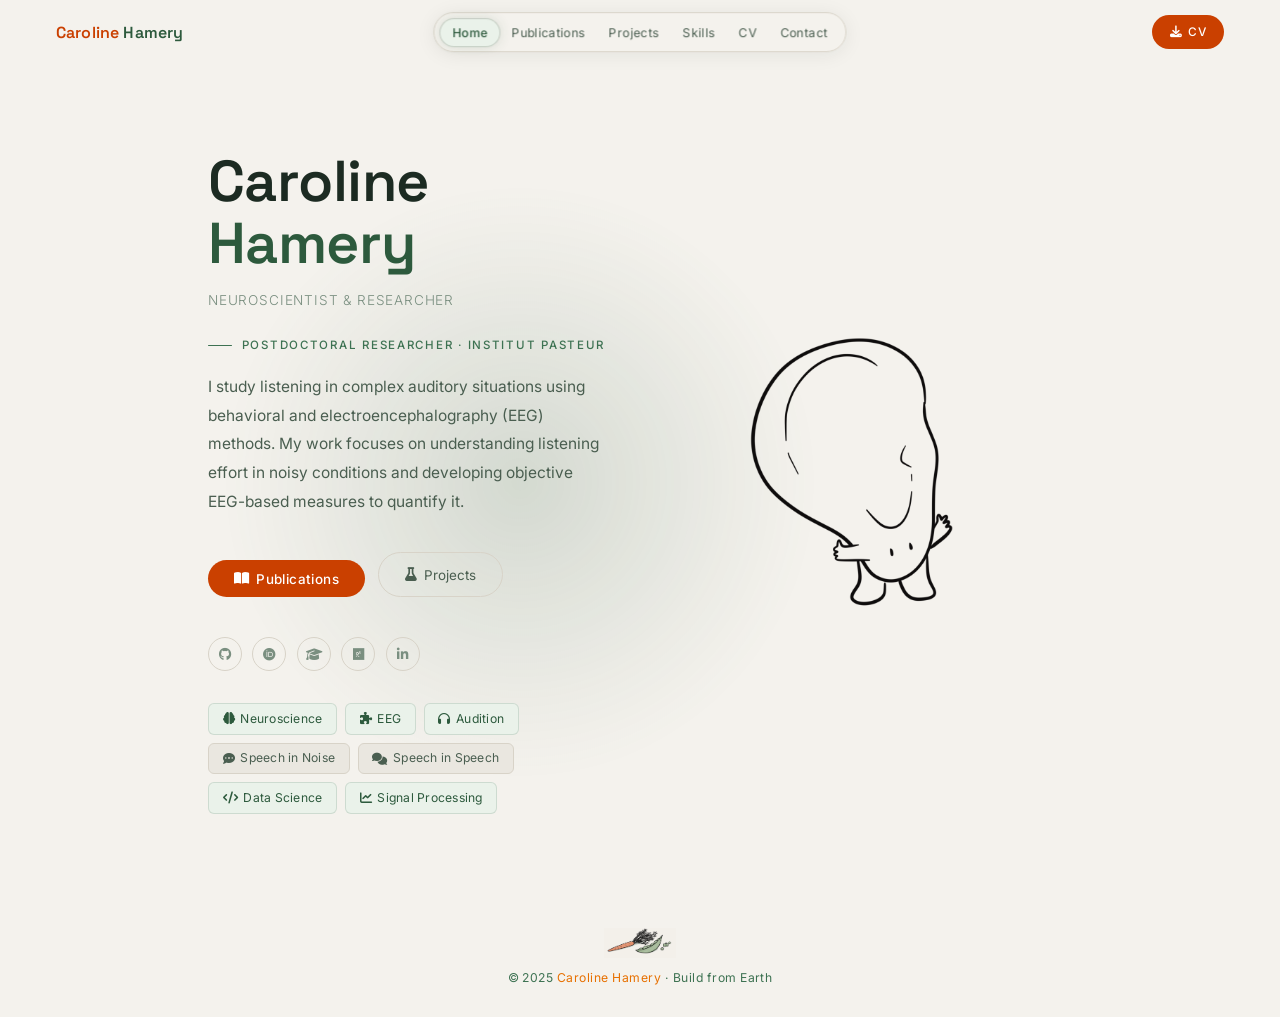
<file: index.html>
<!DOCTYPE html>
<html lang="en">
  <head>
  <meta name="description"
      content="Caroline Hamery is a neuroscientist and postdoctoral researcher at Institut Pasteur studying listening effort, speech perception in noise, auditory cognition, and EEG biomarkers." />
  <link rel="stylesheet" href="layout.css"/>
  <meta charset="UTF-8" />
  <meta name="google-site-verification" content="T0J1Az3ji4poHiWhqvAT3gBaUxoVwRP6tDFI4lPEfzI" />
  <meta name="viewport" content="width=device-width, initial-scale=1.0" />
  <title>🧠 Caroline Hamery</title>

  <link rel="preconnect" href="https://fonts.googleapis.com" />
  <link rel="preconnect" href="https://fonts.gstatic.com" crossorigin />
  <link href="https://fonts.googleapis.com/css2?family=Space+Grotesk:wght@300;400;500;600;700&family=Inter:wght@300;400;500&display=swap" rel="stylesheet" />
  <link rel="stylesheet" href="https://cdnjs.cloudflare.com/ajax/libs/font-awesome/6.5.0/css/all.min.css" />


  <script type="application/ld+json">
  {
    "@context": "https://schema.org",
    "@type": "Person",
    "name": "Caroline Hamery",
    "jobTitle": "Postdoctoral Researcher",
    "affiliation": {
      "@type": "Organization",
      "name": "Institut Pasteur"
    },
    "url": "https://ipiup.github.io/CarolineHamery/",
    "sameAs": [
      "https://orcid.org/0009-0005-6573-5862",
      "https://github.com/ipiup",
      "https://www.linkedin.com/in/caroline-hamery/",
      "https://www.researchgate.net/profile/Caroline-Hamery"
    ]
  }
  </script>
</head>
<body>
 
  <!-- ── NAV ──────────────────────────────────────── -->
  <nav>
    <button class="nav-logo" onclick="showPage('home')" data-page="home">Caroline <span>Hamery</span></button>

    <!-- Desktop floating pill -->
    <div class="nav-inner">
      <ul class="nav-links">
        <li><button onclick="showPage('home')" data-page="home" class="active">Home</button></li>
        <li><button onclick="showPage('publications')" data-page="publications">Publications</button></li>
        <li><button onclick="showPage('projects')" data-page="projects">Projects</button></li>
        <li><button onclick="showPage('skills')" data-page="skills">Skills</button></li>
        <li><button onclick="showPage('cv')" data-page="cv">CV</button></li>
        <li><button onclick="showPage('contact')" data-page="contact">Contact</button></li>
      </ul>
    </div>

    <!-- Desktop CTA -->
    <a href="CV.pdf" class="nav-cta" download><i class="fa-solid fa-download"></i> CV</a>

    <!-- Mobile burger button -->
    <button class="burger" id="burger-btn" aria-label="Toggle menu" onclick="toggleDrawer()">
      <span></span>
      <span></span>
      <span></span>
    </button>
  </nav>

  <!-- Mobile slide-down drawer -->
  <div class="mobile-drawer" id="mobile-drawer">
    <button onclick="navTo('home')" data-page="home" class="active">Home</button>
    <button onclick="navTo('publications')" data-page="publications">Publications</button>
    <button onclick="navTo('projects')" data-page="projects">Projects</button>
    <button onclick="navTo('skills')" data-page="skills">Skills</button>
    <button onclick="navTo('cv')" data-page="cv">CV</button>
    <button onclick="navTo('contact')" data-page="contact">Contact</button>
    <a href="CV.pdf" class="drawer-cta" download><i class="fa-solid fa-download"></i> Download CV</a>
  </div>


  <!-- ── HOME ─────────────────────────────────────── -->
  <div class="page active" id="page-home">
    <div class="hero-wrap">
      <section class="hero">

        <!-- LEFT: text -->
        <div class="hero-text">
          <h1 class="hero-name">Caroline<br><span>Hamery</span></h1>
          <p class="hero-role">Neuroscientist &amp; Researcher</p>

          <p class="hero-eyebrow">Postdoctoral Researcher · Institut Pasteur</p>
          <p class="hero-desc">I study listening in complex auditory situations using behavioral and electroencephalography (EEG) methods. My work focuses on understanding listening effort in noisy conditions and developing objective EEG-based measures to quantify it.</p>
          <div class="hero-actions">
            <button class="btn-primary" onclick="showPage('publications')"><i class="fa-solid fa-book-open"></i> Publications</button>
            <button class="btn-outline" onclick="showPage('projects')"><i class="fa-solid fa-flask"></i> Projects</button>
          </div>
          
          <div class="hero-social">
            <a href="https://github.com/ipiup" target="_blank" title="GitHub"><i class="fa-brands fa-github"></i></a>
            <a href="https://orcid.org/0009-0005-6573-5862" target="_blank" title="ORCID"><i class="fa-brands fa-orcid"></i></a>
            <a href="https://scholar.google.com" target="_blank" title="Google Scholar"><i class="fa-solid fa-graduation-cap"></i></a>
            <a href="https://www.researchgate.net/profile/Caroline-Hamery" target="_blank" title="ResearchGate"><i class="fa-brands fa-researchgate"></i></a>
            <a href="https://www.linkedin.com/in/caroline-hamery/?locale=en-US" target="_blank" title="LinkedIn"><i class="fa-brands fa-linkedin-in"></i></a>
          </div>
          <div class="tags">
          <span class="tag"><i class="fa-solid fa-brain"></i> Neuroscience</span>
          <span class="tag"><i class="fa-solid fa-puzzle-piece"></i> EEG</span>
          <span class="tag"><i class="fa-solid fa-headphones"></i> Audition</span>
          <span class="tag alt"><i class="fa-solid fa-commenting"></i> Speech in Noise</span>
          <span class="tag alt"><i class="fa-solid fa-comments"></i> Speech in Speech</span>
          <span class="tag"><i class="fa-solid fa-code"></i> Data Science</span>
          <span class="tag"><i class="fa-solid fa-chart-line"></i> Signal Processing</span>
        </div>
        </div>

        <!-- RIGHT: illustration -->
        <div class="hero-visual">
          <!-- Replace this div with <img src="your-illustration.png" style="width:360px;border-radius:50%;" alt="Caroline Hamery" /> -->
          <img src="img/Ear.png" style="width:360px; border-radius:50%;" alt="Caroline Hamery" />
        </div>

      </section>
    </div>
    <footer>
          <img src="img/PetitPoisCarotte.png" alt="Logo" class="footer-logo">
      <p>&copy; 2025 <span>Caroline Hamery</span> &middot; Build from Earth </p></footer>
  </div>



  <!-- ── PUBLICATIONS ───────────────────────────────── -->
  <div class="page" id="page-publications">
    <div class="page-content">
      <div class="page-header">
        <span class="page-eyebrow">Peer-reviewed work</span>
        <h2 class="page-title">Publications &amp Communications</h2>
      </div>
      <ul class="pub-list">
        <li class="pub-phd-card">
          <div>
            <p class="pub-phd-year">2025</p>
            <p class="pub-phd-icon">Phd</p>
          </div>
          <div class="pub-body">
            <p class="pub-title">Investigation and mitigation of listening effort: an electrophysiological and behavioral approach</p>
            <p class="pub-phd-authors"><strong>Caroline Hamery</strong></p>
            <div class="pub-phd-links">
              <a href="https://depozit.isae.fr/theses/2025/2025_Hamery_Caroline.pdf" class="pub-phd-link"><i class="fa-solid fa-arrow-up-right-from-square"></i> PDF</a>
              <a href="https://theses.fr/2025ESAE0059" class="pub-phd-link"><i class="fa-solid fa-arrow-up-right-from-square"></i> DOI</a>         
          </div>
          </div>
        </li>
        <!-- The SpatCRM: a spatialized speech audiometry to assess unmasking abilities-->
         <li class="pub-card">
          <div>
            <p class="pub-year">2026</p>
            <p class="pub-icon">Demo</p>
          </div>
          <div class="pub-body">
            <p class="pub-title">The SpatCRM: a spatialized speech audiometry to assess unmasking abilities</p>
            <p class="pub-authors">Vincent Isnard, <strong>Caroline Hamery</strong>, Guillaume Andéol</p>
            <p class="pub-journal">International Conference of Cognitive Aircraft Systems, Toulouse (FR)</p>
          <div class="pub-link">Best Demonstration Award</div>   
          </div>
        </li>
        <li class="pub-card">
          <div>
            <p class="pub-phd-year">2026</p>
            <p class="pub-icon">Paper</p>
          </div>          
          <div class="pub-body">
            <p class="pub-title">Comparing Speech Intelligibility and Listening Effort Between Native and Non-Native Languages: Application to French Listeners</p>
            <p class="pub-authors"><strong>Caroline Hamery</strong>, Vincent Isnard, Marylou Lemouton, Guillaume Andéol, Sébastien Scannella</p>
            <p class="pub-journal">Ear and Hearing</p>
            <div class="pub-links">
              <a href="https://www.ovid.com/jnls/ear-hearing/abstract/10.1097/aud.0000000000001738~comparing-speech-intelligibility-and-listening-effort?redirectionsource=fulltextview" class="pub-link">
                <i class="fa-solid fa-arrow-up-right-from-square"></i> DOI</a>
            </div>
          </div>
        </li>
        <li class="pub-card">
          <div>
            <p class="pub-year">2025</p>
            <p class="pub-icon">Paper</p>
          </div>
          <div class="pub-body">
            <p class="pub-title">Cognitive remediation combined with brain stimulation after acquired brain injury: A single-case experimental design with 15 individuals</p>
            <p class="pub-authors">C Lebely, E Lepron, <strong>C Hamery</strong>, E Montane, I Bigarre, A Lelièvre, M Martin, M Eymard, P Peran, C Bidou, E Catella, B Gentilhomme, R Besse-Armise, S Scannella, X De Boissezon</p>
            <p class="pub-journal">Annals of Physical and Rehabilitation Medicine</p>
            <div class="pub-links">
              <a href="https://hal.science/hal-04943727/document" class="pub-link"><i class="fa-solid fa-arrow-up-right-from-square"></i> PDF</a>
            </div>
          </div>
        </li>
        <li class="pub-card">
          <div>
            <p class="pub-year">2024</p>
            <p class="pub-icon">Paper</p>
          </div>
          <div class="pub-body">
            <p class="pub-title">EEG spectral power changes in patients with dysexecutive syndrome following cognitive intervention</p>
            <p class="pub-authors">Claire Lebely, Evelyne Lepron, Ines Bigarre, <strong>Caroline Hamery</strong>, Xavier De Boissezon, Sebastien Scannella</p>
            <p class="pub-journal">Brain and Behavior</p>
            <div class="pub-links">
              <a href="https://onlinelibrary.wiley.com/doi/full/10.1002/brb3.70148" class="pub-link"><i class="fa-solid fa-arrow-up-right-from-square"></i> DOI</a>
            </div>
          </div>
        </li>
        <li class="pub-card">
          <div>
            <p class="pub-year">2024</p>
            <p class="pub-icon">Poster</p>
          </div>
          <div class="pub-body">
            <p class="pub-title">Influence of the language proficiency on speech intelligibility and listening effort in multi-talker situations</p>
            <p class="pub-authors"><strong>Caroline Hamery</strong>, Guillaume Andéol, Sébastien Scannella, Vincent Isnard</p>
            <p class="pub-journal">Journées Perception Sonores, Paris (FR)</p>
            <div class="pub-links">
              <a href="https://www.researchgate.net/profile/Caroline-Hamery/publication/381946392_Influence_of_the_language_proficiency_on_speech_intelligibility_and_listening_effort_in_multi-talker_situations/links/66855b9f2aa57f3b82699fd2/Influence-of-the-language-proficiency-on-speech-intelligibility-and-listening-effort-in-multi-talker-situations.pdf" class="pub-link"><i class="fa-solid fa-arrow-up-right-from-square"></i> PDF</a>
            </div>
          </div>
        </li>
        <li class="pub-card">
          <div>
            <p class="pub-year">2024</p>
            <p class="pub-icon">Paper</p>
          </div>
          <div class="pub-body">
            <p class="pub-title">Investigating the relationship between resting-state EEG microstates and executive functions: A null finding</p>
            <p class="pub-authors">Quentin Chenot, <strong>Caroline Hamery</strong>, Moritz Truninger, Nicolas Langer, Sébastien Scannella</p>
            <p class="pub-journal">Cortex</p>
            <div class="pub-links">
              <a href="https://www.sciencedirect.com/science/article/pii/S0010945224001722" class="pub-link"><i class="fa-solid fa-arrow-up-right-from-square"></i> DOI</a>
            </div>
          </div>
        </li>
        <li class="pub-card">
          <div>
            <p class="pub-year">2024</p>
            <p class="pub-icon">Poster</p>
          </div>
          <div class="pub-body">
            <p class="pub-title">Multi-level microstates analysis : a Matlab tool</p>
            <p class="pub-authors"> <strong>Caroline Hamery</strong>, Ines Bigarré, Quentin Chenot, Sébastien Scannella</p>
            <p class="pub-journal">Microstates Conference, Genève (CH)</p>
            <div class="pub-links">
              <a href="https://www.researchgate.net/publication/382288737_Multi-level_microstates_analysis_a_Matlab_tool?channel=doi&linkId=66967a0b4a172d2988a5edc2&showFulltext=true" class="pub-link"><i class="fa-solid fa-arrow-up-right-from-square"></i> DOI</a>
              <!--<a href="#" class="pub-link"><i class="fa-brands fa-github"></i> Code</a> -->
            </div>
          </div>
        </li>
        <li class="pub-card">
          <div>
            <p class="pub-year">2024</p>
            <p class="pub-icon">Paper</p>
          </div>
          <div class="pub-body">
            <p class="pub-title">EEG resting-state microstates correlates of executive functions</p>
            <p class="pub-authors">Quentin Chenot, <strong>Caroline Hamery</strong>, Moritz Truninger, Xavier De Boissezon, Nicolas Langer, Sébastien Scannella</p>
            <p class="pub-journal">Open Neuro</p>
            <div class="pub-links">
              <a href="https://openneuro.org/datasets/ds005305/versions/1.0.1" class="pub-link"><i class="fa-solid fa-arrow-up-right-from-square"></i> DOI</a>
            </div>
          </div>
        </li>
        <li class="pub-card">
          <div>
            <p class="pub-year">2022</p>
            <p class="pub-icon">Poster</p>
          </div>
          <div class="pub-body">
            <p class="pub-title">Transcranial random noise stimulation enhances retention performance after training of a complex cognitive task</p>
            <p class="pub-authors"> <strong>Caroline Hamery</strong>, Quentin Chenot, Evelyne Lepron, Pierre Besson, Xavier De Boissezon, Stéphane Perrey, Sébastien Scannella</p>
            <p class="pub-journal">Neuroergonomics and NYC Neuromodulation Conferences, New York (USA)</p>
            <div class="pub-links">
              <a href="https://www.researchgate.net/publication/381948221_Transcranial_random_noise_stimulation_enhances_retention_performance_after_training_of_a_complex_cognitive_task" class="pub-link"><i class="fa-solid fa-arrow-up-right-from-square"></i> DOI</a>
              <!--<a href="#" class="pub-link"><i class="fa-brands fa-github"></i> Code</a> -->
            </div>
          </div>
        </li>        
        <li class="pub-card">
          <div>
            <p class="pub-year">2022</p>
            <p class="pub-icon">Paper</p>
          </div>
          <div class="pub-body">
            <p class="pub-title">Performance after training in a complex cognitive task is enhanced by high-definition transcranial random noise stimulation</p>
            <p class="pub-authors">Quentin Chenot, <strong>Caroline Hamery</strong>, Evelyne Lepron, Pierre Besson, Xavier De Boissezon, Stéphane Perrey, Sébastien Scannella</p>
            <p class="pub-journal">Scientific Reports</p>
            <div class="pub-links">
              <a href="https://www.nature.com/articles/s41598-022-08545-x" class="pub-link"><i class="fa-solid fa-arrow-up-right-from-square"></i> DOI</a>
              <!--<a href="#" class="pub-link"><i class="fa-brands fa-github"></i> Code</a> -->
            </div>
          </div>
        </li>
        
        
      </ul>
    </div>
    <footer><img src="img/PetitPoisCarotte.png" alt="Logo" class="footer-logo">
      <p>&copy; 2025 <span>Caroline Hamery</span></p></footer>
  </div>


  <!-- ── PROJECTS ───────────────────────────────────── -->
  <div class="page" id="page-projects">
    <div class="page-content wide">
      <div class="page-header">
        <span class="page-eyebrow">Development </span>
        <h2 class="page-title">Projects</h2>
        <p class="page-subtitle">My favorite part of research projects is implementing protocols and exploring the resulting data through analysis, visualization, and interpretation. 
          I enjoy every stage of working with data, from exploration and cleaning to statisctics and analysis, always looking for the best visualisation and representation.</p>
      </div>
      <div class="projects-grid">
<div class="project-card">
  <!-- Image ajoutée ici -->
  <img src="img/booklet3.jpeg" alt="Handmade Illustrated Booklet" class="project-card-image">

  <div class="project-title">Handmade illustrated booklet</div>
  <p class="project-desc">Handmade illustrated booklet created to accompany my PhD defense, for the non-expert audience.</p>
  <a href="booklet.html" class="btn-outline">
    <i class="fa-solid fa-book-open"></i> View Booklet
  </a>
</div>
        <div class="project-card">
          <div class="project-icon">📊</div>
          <span class="app-badge"><i class="fa-solid fa-circle"></i>Interactive</span>
          <div class="project-title">Spatialized French CRM demonstration</div>
          <p class="project-desc">This shiny live app was used for a demonstration with a spatialzed and adaptative CRM speech in speech task.</p>
          <div class="project-tech"><span class="tech-pill">R</span><span class="tech-pill">Shiny</span><span class="tech-pill">CRM</span><span class="tech-pill">Speech in Speech</span></div>
          <div class="project-footer">
            <a href="https://github.com/ipiup/SpatCRM_app"><i class="fa-brands fa-github"></i> Repository</a>
            <a href="https://ipiup.github.io/SpatCRM_app"><i class="fa-solid fa-arrow-up-right-from-square"></i> Live App</a>
          </div>
        </div>
        <div class="project-card">
          <div class="project-icon">🎧</div>
          <span class="app-badge"><i class="fa-solid fa-circle"></i>Interactive</span>
          <div class="project-title">French CRM normalization and SIN difficulties</div>
          <p class="project-desc">Interactive visualization of French Coordinate Response Measure (CRM) corpus normalized data with categorization of performance. This live shiny app was associated with the publication of a paper suggesting protocol for the reimbursment of hearing aid devices using speech in noise audiometry.</p>
          <div class="project-tech"><span class="tech-pill">R</span><span class="tech-pill">Shiny</span><span class="tech-pill">CRM</span><span class="tech-pill">Speech in Noise</span></div>
          <div class="project-footer">
            <a href="https://github.com/ipiup/CRM_normalization"><i class="fa-brands fa-github"></i> Repository</a>
            <a href="https://ipiup.github.io/CRM_normalization/"><i class="fa-solid fa-arrow-up-right-from-square"></i> Live App</a>
          </div>
        </div>
        <div class="project-card">
          <div class="project-icon">🧠</div>
          <span class="app-badge"><i class="fa-solid fa-circle"></i>Toolbox</span>
          <div class="project-title">EEG microstates Matlab toolbox</div>
          <p class="project-desc">Matlab toolbox with GUI for multi-level Microstates analysis, developed for collaborators.</p>
          <div class="project-tech"><span class="tech-pill">Matlab</span><span class="tech-pill">EEGlab</span><span class="tech-pill">Microstates</span></div>
          <div class="project-footer">
            <a href="https://github.com/neuroergoISAE/EEGMicrostates"><i class="fa-brands fa-github"></i> Repository</a>
          </div>
        </div>
      </div>
    </div>
    <footer><img src="img/PetitPoisCarotte.png" alt="Logo" class="footer-logo">
      <p>&copy; 2025 <span>Caroline Hamery</span></p></footer>
  </div>

  <!-- ── SKILLS ─────────────────────────────────────── -->

<div class="page" id="page-skills">
  <div class="page-content wide">
  <div class="page-header">
    <span class="page-eyebrow">Skills</span>
    <h2 class="page-title">Expertise & Tools</h2>
    <p class="page-subtitle">
      Research, data analysis and scientific software development for
      auditory neuroscience and EEG studies.
    </p>
  </div>

  <!-- Research expertise -->
  <section class="skills-section">
    <h3 class="section-title">Research Expertise</h3>

    <div class="expertise-grid">

      <div class="expertise-card">
        <div class="expertise-icon">🎧</div>
        <h4>Auditory Neuroscience</h4>
        <p>
          Behavioral and physiological measures, speech-in-noise, speech-in-speech, listening effort, source spatialization, cocktail party effect.
        </p>
      </div>
    
      <div class="expertise-card">
        <div class="expertise-icon">🧠</div>
        <h4>Electroencephalography</h4>
        <p>
          EEG acquisition, preprocessing, time-frequency analyses, spectral analyses, independent component analyses, speech decoding, source localization,
          microstates.
        </p>
      </div>

      <div class="expertise-card">
        <div class="expertise-icon">💻</div>
        <h4>Scientific methodology</h4>
        <p>
          Protocol implementation, experimental design, analysis pipelines, research GUI development,
          statistical modelling, reproducibility, open source.

        </p>
      </div>

      <div class="expertise-card">
        <div class="expertise-icon">📊</div>
        <h4>Statistics & Data Analysis</h4>
        <p>
          Statistical modelling, signal processing, machine learning, data analysis.
        </p>
      </div>

      <div class="expertise-card">
        <div class="expertise-icon">📻</div>
        <h4>Scientific Communication</h4>
        <p>
          Paper redaction, statistics report, scientific vulgarisation.
        </p>
      </div>

      <div class="expertise-card">
        <div class="expertise-icon">🎨</div>
        <h4>Data Visualization</h4>
        <p>
          Interactive dashboards, Shiny applications, vizualisation, scientific posters,
          publication-ready figures and reporting.
        </p>
      </div>

    </div>
  </section>

  <!-- Tools -->
  <section class="skills-section">
    <h3 class="section-title">Programming & Tools</h3>

    <div class="tools-grid">

      <div class="tool-card">
        <img src="img/R_logo.svg" alt="R">
        <span>R</span>
      </div>

      <div class="tool-card">
        <img src="img/shiny.png" alt="Shiny">
        <span>Shiny</span>
      </div>

      <div class="tool-card">
        <img src="img/python-logo-only.svg" alt="Python">
        <span>Python</span>
      </div>

      <div class="tool-card">
        <img src="img/mne.svg" alt="MNE">
        <span>MNE</span>
      </div>

      <div class="tool-card">
        <img src="img/Matlab_Logo.png" alt="Matlab">
        <span>Matlab</span>
      </div>

      <div class="tool-card">
        <span style="font-size:2rem">🧠</span>
        <span>EEGLAB</span>
      </div>

      <div class="tool-card">
        <img src="img/Git-Icon-1788C.svg" alt="Git">
        <span>Git</span>
      </div>

      <div class="tool-card">
        <img src="img/Java.svg" alt="Java">
        <span>Java</span>
      </div>

      <div class="tool-card">
        <img src="img/HTML5_logo_and_wordmark.svg.png" alt="Html">
        <span>Html, css, js</span>
      </div>
      

    </div>
  </section>

  <!-- Languages -->
  <section class="skills-section">
    <h3 class="section-title">Languages</h3>

    <div class="language-grid">

      <div class="language-card">
        <div class="language-flag">🇫🇷</div>
        <div>
          <h4>French</h4>
          <p>Native speaker</p>
        </div>
      </div>

      <div class="language-card">
        <div class="language-flag">🇬🇧</div>
        <div>
          <h4>English</h4>
          <p>Fluent</p>
        </div>
      </div>

      <div class="language-card">
        <div class="language-flag">🇩🇪</div>
        <div>
          <h4>German</h4>
          <p>Fluent</p>
        </div>
      </div>
    </div>
  </section>
  </div>
    <footer><img src="img/PetitPoisCarotte.png" alt="Logo" class="footer-logo">
      <p>&copy; 2025 <span>Caroline Hamery</span></p></footer>
  </div>


  <!-- ── CV ────────────────────────────────────────── -->
  <div class="page" id="page-cv">
    <div class="page-content">
      <div class="page-header">
        <span class="page-eyebrow">Curriculum Vitae</span>
        <h2 class="page-title">Experience &amp; Education</h2>
      </div>
      <div class="cv-split">
        
        <div>
          <p class="timeline-group-title">Experience</p>
          <ul class="timeline">
             <li class="timeline-item-now"><div class="timeline-dot-now"></div><div class="timeline-body"><p class="timeline-period">2026 – Present</p><p class="timeline-role-now">Postdoctoral Researcher</p><p class="timeline-org">Institut Pasteur, Paris, France</p><p class="timeline-desc">Behavioral, pupillometric and electroencephalographic measures of speech percpetion in complex auditory environment. 
              <br>Spatialization of sound, mild traumatic brain injury, longitudinal study </p></div></li>
            <li class="timeline-item"><div class="timeline-dot"></div><div class="timeline-body"><p class="timeline-period">2021 – 2022</p><p class="timeline-role">Research Engineer</p><p class="timeline-org">Institut Supérieur de l'Aéronautique et de l'Espace (ISAE-SUAPERO) Toulouse, France</p><p class="timeline-desc">EEG data collection, signal processing pipeline development, statistical modelling, data analysis.</p></div></li>
            <li class="timeline-item"><div class="timeline-dot"></div><div class="timeline-body"><p class="timeline-period">2021</p><p class="timeline-role">Mathematics &amp; physics teacher</p><p class="timeline-org">Cours Galilée, Toulouse, France</p><p class="timeline-desc">Tutoring for high and middle school students</p></div></li>
            <li class="timeline-item"><div class="timeline-dot"></div><div class="timeline-body"><p class="timeline-period">2019</p><p class="timeline-role">Intern</p><p class="timeline-org">Institut Supérieur de l'Aéronautique et de l'Espace (ISAE-SUAPERO) Toulouse, France</p><p class="timeline-desc">Supervised by Dr. S. Scannella</p></div></li>
            <li class="timeline-item"><div class="timeline-dot"></div><div class="timeline-body"><p class="timeline-period">2019</p><p class="timeline-role">Intern</p><p class="timeline-org">Institut des Neurosciences Cellulaires et Intégratives, Strasbourg, France</p><p class="timeline-desc">Magnetoreception effects on planarians orientation, Supervised by Dr. H. Cadiou</p></div></li>
            <li class="timeline-item"><div class="timeline-dot"></div><div class="timeline-body"><p class="timeline-period">2019</p><p class="timeline-role">Intern</p><p class="timeline-org">Grenoble Images Parole Signal Automatique INP, Image Speech automatic Signal, Grenoble, France</p>
<p class="timeline-desc">Role of temporal cues on speech perception and production, Supervised by Pr. J-L. Schwartz &amp; Dr. V. Aubanel</p></div></li>

          </ul>
        </div>
        <div>
          <p class="timeline-group-title">Education</p>
          <ul class="timeline">
            <li class="timeline-item"><div class="timeline-dot"></div><div class="timeline-body"><p class="timeline-period">2022 – 2025</p><p class="timeline-role">PhD in Neuroscience &amp; Computer Science</p><p class="timeline-org">Institut Supérieur de l'Aéronautique et de l'Espace (ISAE-SUAPERO) Toulouse, France</p><p class="timeline-desc">
              Speech-in-noise perception and listening effort in hearing loss. Supervised by Dr. Sébastien Scannella</p>
            <button class = "btn-primary" href="https://depozit.isae.fr/theses/2025/2025_Hamery_Caroline.pdf" ><i class="fa-solid fa-arrow-up-right-from-square"></i> PhD PDF</a></button>
            </div>
            </li>
            <li class="timeline-item"><div class="timeline-dot"></div><div class="timeline-body"><p class="timeline-period">2018 – 2020</p><p class="timeline-role">MSc Neuroscience</p><p class="timeline-org">Université de Strasbourg, France &amp; Albert-Ludwigs-Universität Freiburg, Germany</p><p class = "timeline-desc">Joint Master in Neuroscience</p></div></li>
            <li class="timeline-item"><div class="timeline-dot"></div><div class="timeline-body"><p class="timeline-period">2015 – 2018</p><p class="timeline-role">BSc Mathematics &amp; Computer Science for Cognitive Science</p><p class="timeline-org">Université de Lorraine, Nancy, France</p></div></li>
            <li class="timeline-item"><div class="timeline-dot"></div><div class="timeline-body"><p class="timeline-period">2008 – 2018</p><p class="timeline-role">Baccalauréat &amp; Abitur</p><p class="timeline-org">Deutsch Französisches Gymnasium, Lycée Franco-Allemand, Freiburg, Germany</p></div></li>

          </ul>
        </div>
      </div>
      <div class="cv-download">
        <a href="CV.pdf" download class="btn-primary"><i class="fa-solid fa-download"></i> Download Full CV (PDF)</a>
      </div>
    </div>
    <footer>
      <img src="img/PetitPoisCarotte.png" alt="Logo" class="footer-logo">
      <p>&copy; 2025 <span>Caroline Hamery</span> </p></footer>
  </div>


  <!-- ── CONTACT ────────────────────────────────────── -->
  <div class="page" id="page-contact">
    <div class="page-content">
      <div class="page-header">
        <span class="page-eyebrow">Get in touch</span>
        <h2 class="page-title">Contact</h2>
<div class="contact-wrap">
  <div class="contact-info">
    <p>
      Feel free to reach out for collaborations, questions about my work,
      or just to connect.
    </p>

    <div class="contact-item">
      <a href="mailto:caroline.hamery@pasteur.fr" class="contact-icon"><i class="fa-solid fa-envelope"></i></a>
      <div class="contact-text">hamery.caroline [at] gmail.fr</div>
    </div>

  <div class="contact-item">
    <a href="https://research.pasteur.fr/fr/center/center-for-research-and-innovation-in-human-audiology/" class="contact-icon"><i class="fa-solid fa-map-pin"></i></a>
    <div class="contact-text">Institut Pasteur, Centre de Recherche et d'Innovation en Audiologie Humaine (CeriaH), Paris, France</div>
  </div>
  <div class="contact-item">
    <a href="https://github.com/ipiup" target="_blank" class="contact-icon"><i class="fa-brands fa-github"></i></a><div class="contact-text">github.com/ipiup</div>
  </div>

  <div class="contact-item">
    <a href="https://www.linkedin.com/in/caroline-hamery/" target="_blank" class="contact-icon">
    <i class="fa-brands fa-linkedin-in"></i></a>
    <div class="contact-text">linkedin.com/in/caroline-hamery</div>
  </div>
  </div>
  <div class="hero-visual">
         <img src="img/talkie-walkie.png" style="width:200px; border-radius:50%;" alt="talkiewalkie" />
  </div>
</div>
  </div>

    <footer>
      <img src="img/PetitPoisCarotte.png" alt="Logo" class="footer-logo">
      <p>&copy; 2025 <span>Caroline Hamery</span> </p></footer>

<script type="text/javascript" src="script.js"></script>
</body>
</html>
</file>
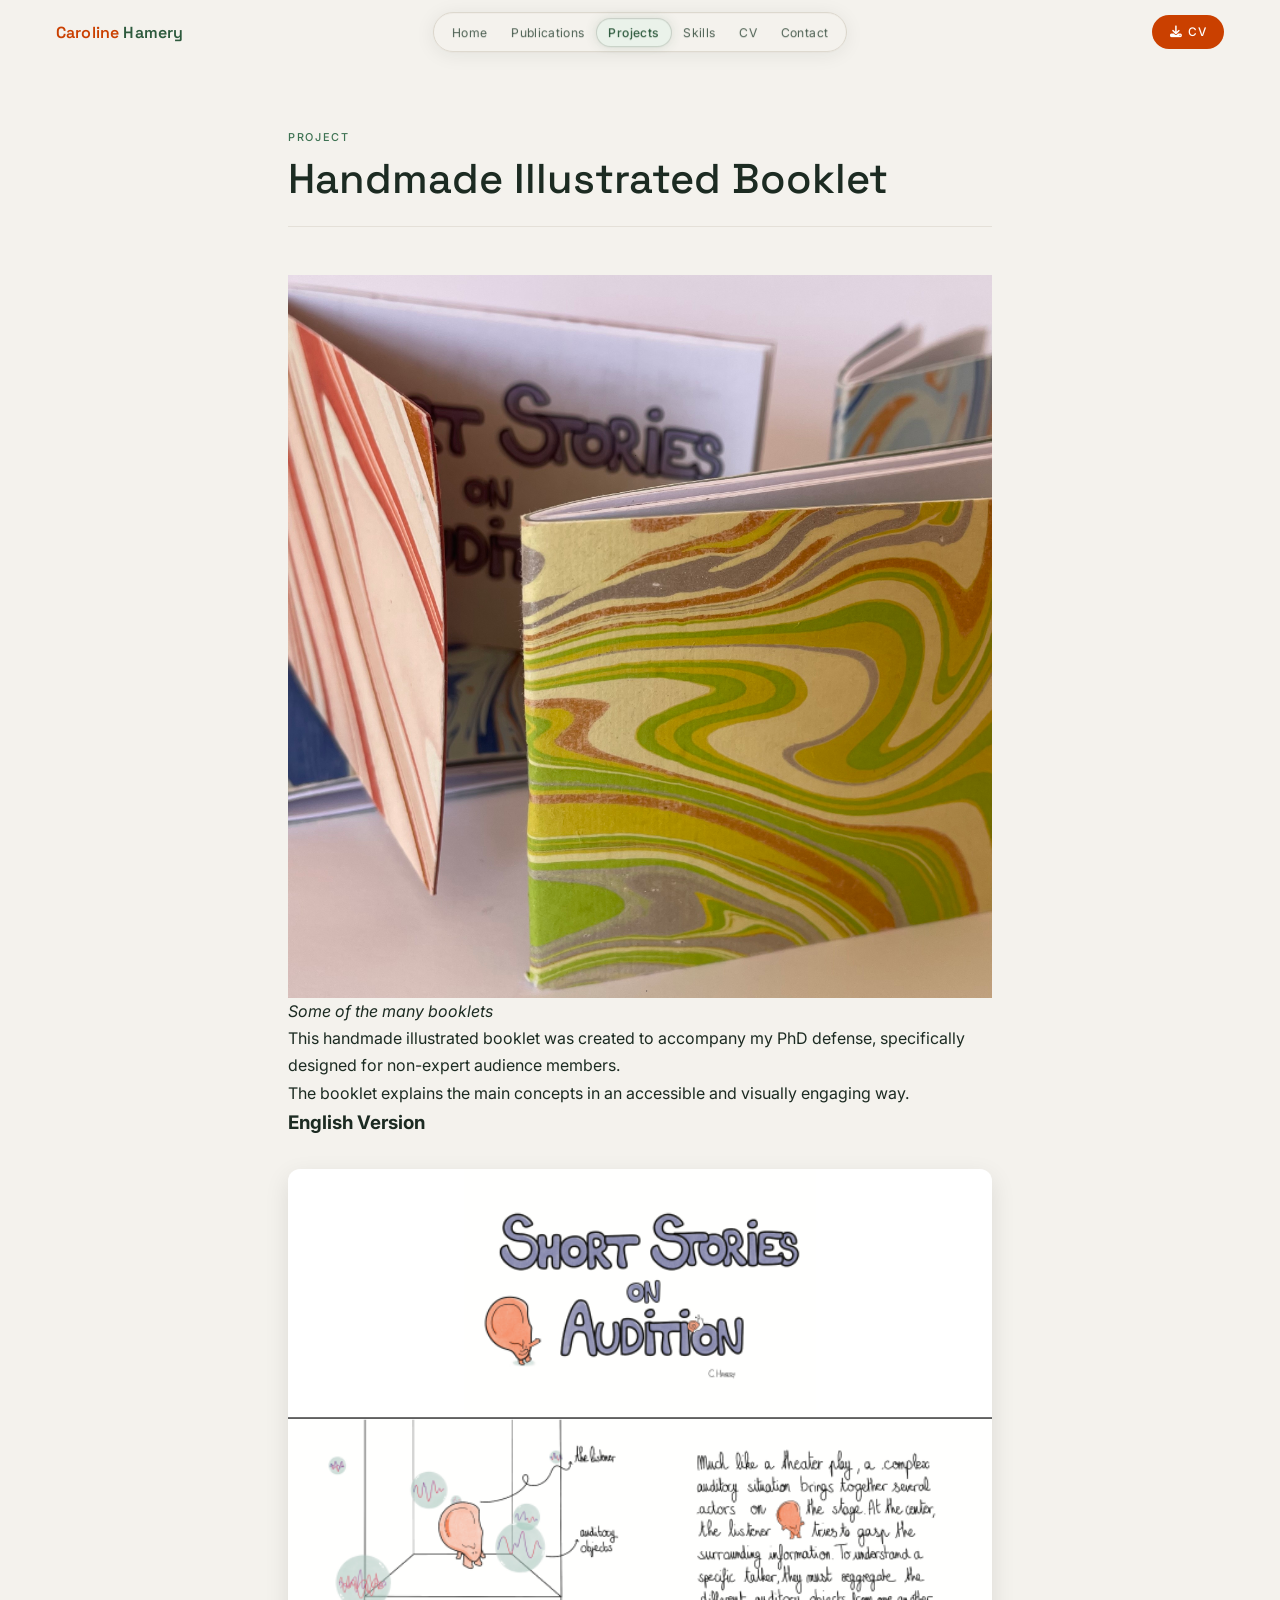
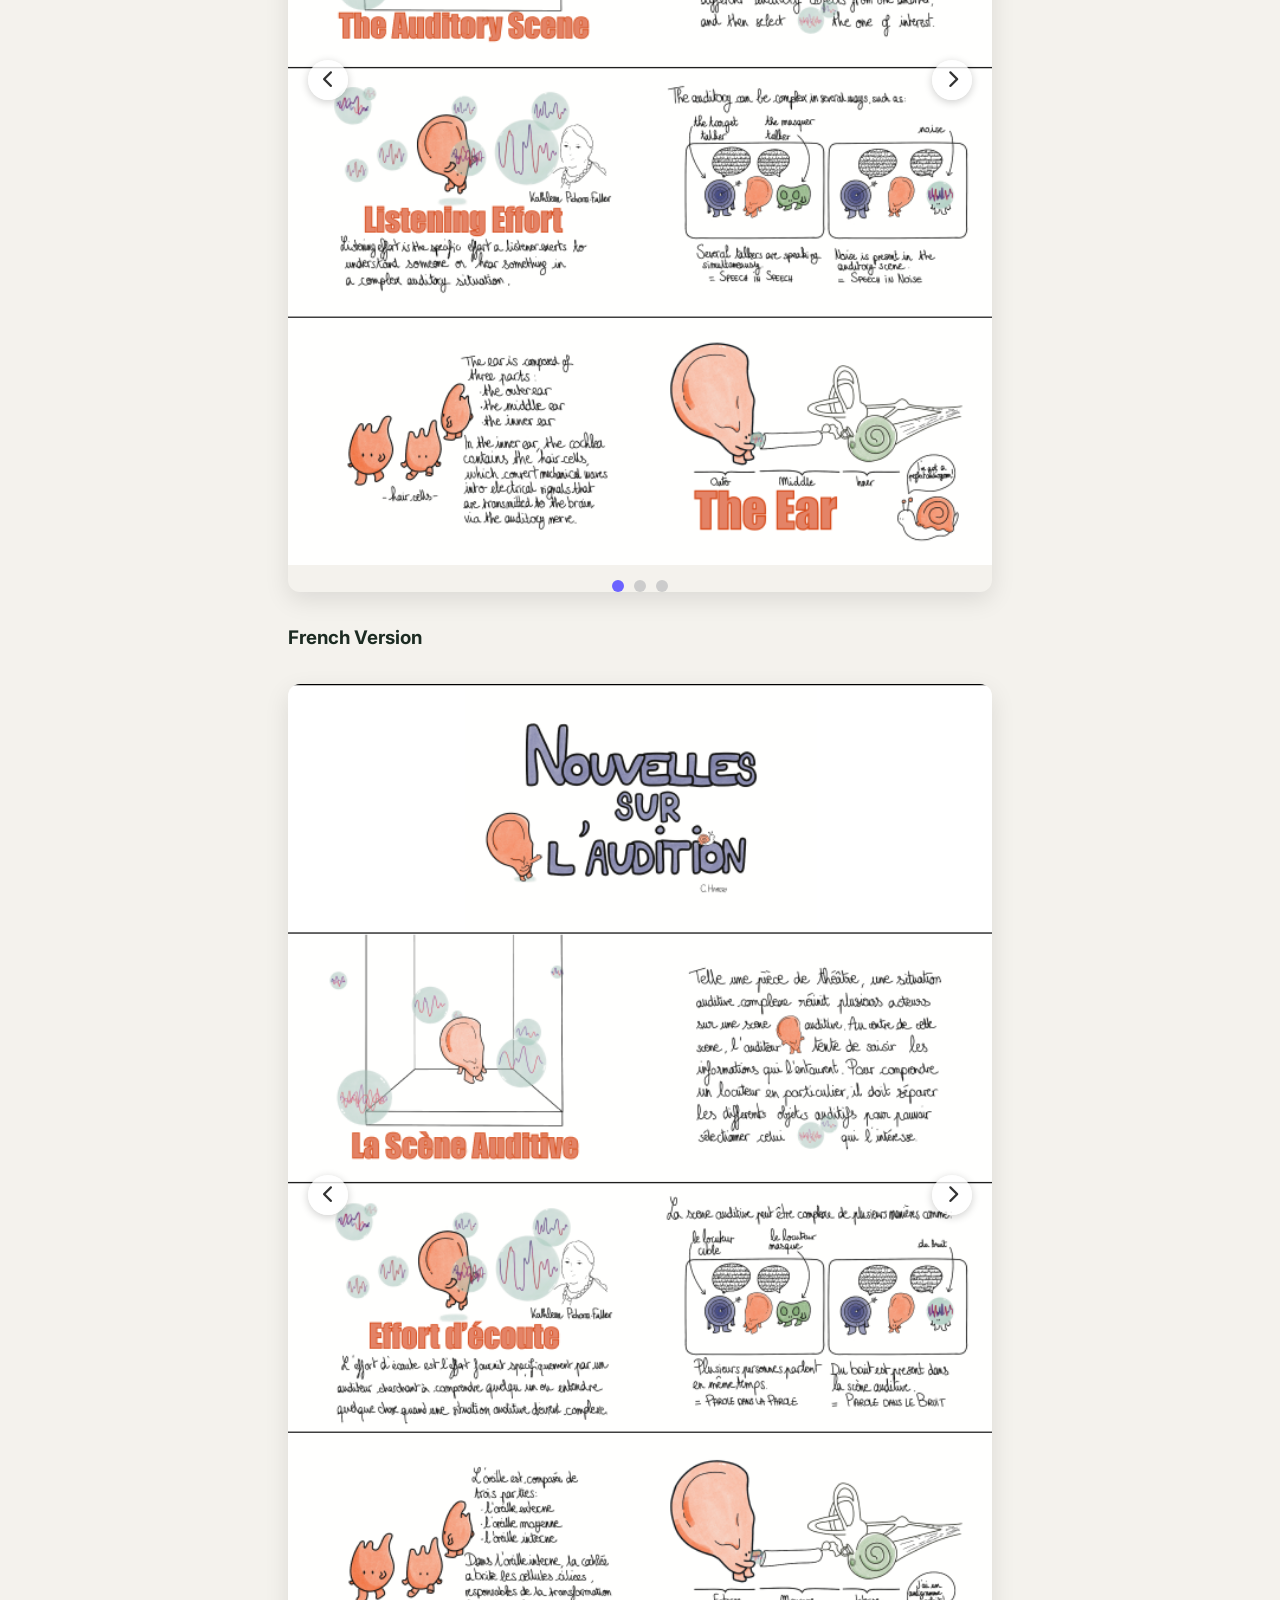
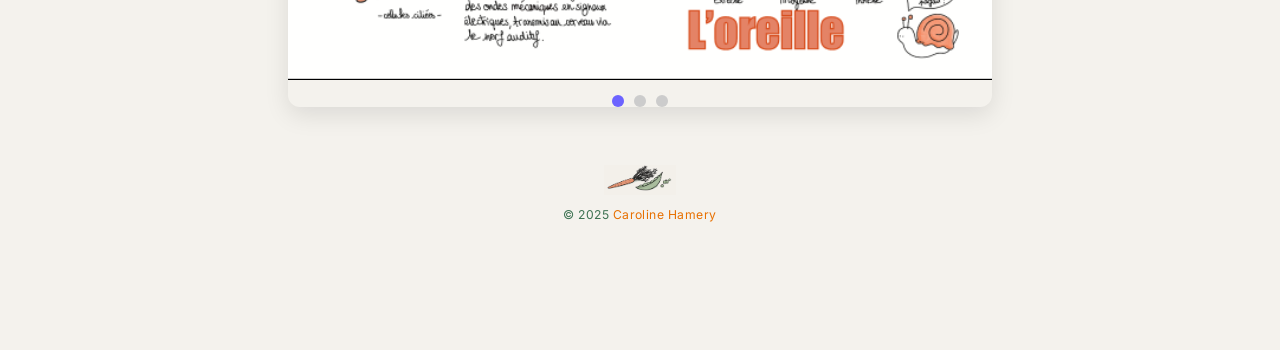
<file: booklet.html>
<!DOCTYPE html>
<html lang="en">
<head>
  <meta charset="UTF-8">
  <meta name="viewport" content="width=device-width, initial-scale=1.0">
  <title>Handmade Illustrated Booklet - Caroline Hamery</title>
  <link rel="stylesheet" href="layout.css"/>
  <link rel="preconnect" href="https://fonts.googleapis.com">
  <link rel="preconnect" href="https://fonts.gstatic.com" crossorigin>
  <link href="https://fonts.googleapis.com/css2?family=Space+Grotesk:wght@300;400;500;600;700&family=Inter:wght@300;400;500&display=swap" rel="stylesheet">
  <link rel="stylesheet" href="https://cdnjs.cloudflare.com/ajax/libs/font-awesome/6.5.0/css/all.min.css" />
  <style>
    /* CSS spécifique au carousel (peut aussi aller dans layout.css) */
    .carousel-container {
      position: relative;
      max-width: 800px;
      margin: 30px auto;
      overflow: hidden;
      border-radius: 12px;
      box-shadow: 0 8px 25px rgba(0, 0, 0, 0.1);
    }

    .carousel {
      display: flex;
      transition: transform 0.5s ease-in-out;
    }

    .carousel-slide {
      min-width: 100%;
      position: relative;
    }

    .carousel-slide img {
      width: 100%;
      height: auto;
      display: block;
    }

    .carousel-nav {
      position: absolute;
      top: 50%;
      width: 100%;
      display: flex;
      justify-content: space-between;
      transform: translateY(-50%);
      padding: 0 20px;
      box-sizing: border-box;
    }

    .carousel-btn {
      background: rgba(255, 255, 255, 0.8);
      border: none;
      border-radius: 50%;
      width: 40px;
      height: 40px;
      cursor: pointer;
      display: flex;
      align-items: center;
      justify-content: center;
      font-size: 18px;
      color: #333;
      transition: all 0.3s;
      box-shadow: 0 2px 8px rgba(0, 0, 0, 0.2);
    }

    .carousel-btn:hover {
      background: rgba(255, 255, 255, 0.95);
      transform: scale(1.1);
    }

    .carousel-dots {
      display: flex;
      justify-content: center;
      margin-top: 15px;
      gap: 10px;
    }

    .carousel-dot {
      width: 12px;
      height: 12px;
      border-radius: 50%;
      background: #ccc;
      cursor: pointer;
      transition: background 0.3s;
    }

    .carousel-dot.active {
      background: #6c63ff;
    }

    .slide-caption {
      text-align: center;
      margin-top: 15px;
      font-style: italic;
      color: #555;
    }
  </style>
</head>
<body>
  <!-- Navigation (inchangée) -->
  <nav>
    <button class="nav-logo" onclick="window.location.href='index.html'">Caroline <span>Hamery</span></button>
    <div class="nav-inner">
      <ul class="nav-links">
        <li><button onclick="window.location.href='index.html#page-home'" data-page="home">Home</button></li>
        <li><button onclick="window.location.href='index.html#page-publications'" data-page="publications">Publications</button></li>
        <li><button onclick="window.location.href='index.html#page-projects'" data-page="projects" class="active">Projects</button></li>
        <li><button onclick="window.location.href='index.html#page-skills'" data-page="skills">Skills</button></li>
        <li><button onclick="window.location.href='index.html#page-cv'" data-page="cv">CV</button></li>
        <li><button onclick="window.location.href='index.html#page-contact'" data-page="contact">Contact</button></li>
      </ul>
    </div>
    <a href="CV.pdf" class="nav-cta" download><i class="fa-solid fa-download"></i> CV</a>
    <button class="burger" id="burger-btn" aria-label="Toggle menu" onclick="toggleDrawer()">
      <span></span>
      <span></span>
      <span></span>
    </button>
  </nav>

  <!-- Mobile drawer (inchangée) -->
  <div class="mobile-drawer" id="mobile-drawer">
    <button onclick="window.location.href='index.html#page-home'" data-page="home">Home</button>
    <button onclick="window.location.href='index.html#page-publications'" data-page="publications">Publications</button>
    <button onclick="window.location.href='index.html#page-projects'" data-page="projects" class="active">Projects</button>
    <button onclick="window.location.href='index.html#page-skills'" data-page="skills">Skills</button>
    <button onclick="window.location.href='index.html#page-cv'" data-page="cv">CV</button>
    <button onclick="window.location.href='index.html#page-contact'" data-page="contact">Contact</button>
    <a href="CV.pdf" class="drawer-cta" download><i class="fa-solid fa-download"></i> Download CV</a>
  </div>

  <!-- Contenu principal -->
  <div class="page active">
    <div class="page-content">
      <div class="page-header">
        <span class="page-eyebrow">Project</span>
        <h2 class="page-title">Handmade Illustrated Booklet</h2>
      </div>

      <!-- Image d'illustration en haut -->
      <div class="project-hero">
        <img src="img/booklet2.jpeg" alt="Handmade Illustrated Booklet" class="project-hero-image">
        <div class="project-hero-caption">
          <p><em>Some of the many booklets</em></p>
        </div>
      </div>

      <!-- Description -->
      <div class="project-detail-content">
        <p>This handmade illustrated booklet was created to accompany my PhD defense, specifically designed for non-expert audience members.</p>
        <p>The booklet explains the main concepts in an accessible and visually engaging way.</p>
      <!-- Carousel 1 (English) -->
      <h3>English Version</h3>
      <div class="carousel-container" data-carousel="english">
        <div class="carousel">
          <div class="carousel-slide">
            <img src="img/Booklet1_EN.png" alt="Introduction to Listening Effort">
          </div>
          <div class="carousel-slide">
            <img src="img/Booklet2_EN.png" alt="Methodology & EEG">
          </div>
          <div class="carousel-slide">
            <img src="img/Booklet3_EN.png" alt="Key Results">
          </div>
        </div>
        <div class="carousel-nav">
          <button class="carousel-btn prev-btn"><i class="fa-solid fa-chevron-left"></i></button>
          <button class="carousel-btn next-btn"><i class="fa-solid fa-chevron-right"></i></button>
        </div>
        <div class="carousel-dots">
          <span class="carousel-dot active" data-index="0"></span>
          <span class="carousel-dot" data-index="1"></span>
          <span class="carousel-dot" data-index="2"></span>
        </div>
      </div>

      <!-- Carousel 2 (French) -->
      <h3>French Version</h3>
      <div class="carousel-container" data-carousel="french">
        <div class="carousel">
          <div class="carousel-slide">
            <img src="img/Booklet1_FR.png" alt="Introduction to Listening Effort">
          </div>
          <div class="carousel-slide">
            <img src="img/Booklet2_FR.png" alt="Methodology & EEG & Brain">
          </div>
          <div class="carousel-slide">
            <img src="img/Booklet3_FR.png" alt="Key Results">
          </div>
        </div>
        <div class="carousel-nav">
          <button class="carousel-btn prev-btn"><i class="fa-solid fa-chevron-left"></i></button>
          <button class="carousel-btn next-btn"><i class="fa-solid fa-chevron-right"></i></button>
        </div>
        <div class="carousel-dots">
          <span class="carousel-dot active" data-index="0"></span>
          <span class="carousel-dot" data-index="1"></span>
          <span class="carousel-dot" data-index="2"></span>
        </div>
      </div>
    <footer>
      <img src="img/PetitPoisCarotte.png" alt="Logo" class="footer-logo">
      <p>&copy; 2025 <span>Caroline Hamery</span></p>
    </footer>
  </div>

  <!-- JavaScript pour le carousel -->
  <script>
  document.addEventListener('DOMContentLoaded', function() {
    // Sélectionne tous les conteneurs de carousel
    const carouselContainers = document.querySelectorAll('.carousel-container');

    // Initialise chaque carousel individuellement
    carouselContainers.forEach((container) => {
      const carousel = container.querySelector('.carousel');
      const slides = container.querySelectorAll('.carousel-slide');
      const prevBtn = container.querySelector('.prev-btn');
      const nextBtn = container.querySelector('.next-btn');
      const dots = container.querySelectorAll('.carousel-dot');

      let currentIndex = 0;
      const totalSlides = slides.length;

      // Fonction pour mettre à jour le carousel
      function updateCarousel() {
        carousel.style.transform = `translateX(-${currentIndex * 100}%)`;

        // Mettre à jour les dots
        dots.forEach((dot, index) => {
          dot.classList.toggle('active', index === currentIndex);
        });
      }

      // Bouton suivant
      nextBtn.addEventListener('click', () => {
        currentIndex = (currentIndex + 1) % totalSlides;
        updateCarousel();
      });

      // Bouton précédent
      prevBtn.addEventListener('click', () => {
        currentIndex = (currentIndex - 1 + totalSlides) % totalSlides;
        updateCarousel();
      });

      // Navigation par dots
      dots.forEach(dot => {
        dot.addEventListener('click', () => {
          currentIndex = parseInt(dot.getAttribute('data-index'));
          updateCarousel();
        });
      });

      // Auto-play (optionnel)
      let interval = setInterval(() => {
        currentIndex = (currentIndex + 1) % totalSlides;
        updateCarousel();
      }, 5000); // Change toutes les 5 secondes

      // Arrêter l'auto-play au survol
      container.addEventListener('mouseenter', () => {
        clearInterval(interval);
      });

      container.addEventListener('mouseleave', () => {
        interval = setInterval(() => {
          currentIndex = (currentIndex + 1) % totalSlides;
          updateCarousel();
        }, 5000);
      });
    });
  });
</script>

  <script type="text/javascript" src="script.js"></script>
</body>
</html>
</file>
<file: layout.css>
/* ── TOKENS ───────────────────────────────────── */
:root {
  --bg:          #F4F2ED;
  --bg2:         #EAE7E0;
  --surface:     #FFFFFF;
  --border:      #D8D3C8;
  --border-lt:   #E4E0D8;

  --ink:         #1C2B22;
  --ink-mid:     #4A5E50;
  --ink-muted:   #7A8F80;

  --forest:      #2D5A3D;
  --forest-mid:  #3D7252;
  --forest-lt:   #eaf2ea;
  --forest-glow: rgba(45,90,61,.15);

  --orange-ultra-light : #ca400010;
  --orange-light : #ca400052;
  --orange-mid : #e77000;
  --orange-dark :#CA4000;

  --ff-head: 'Space Grotesk', system-ui, sans-serif;
  --ff-body: 'Inter', system-ui, sans-serif;

  --r:         10px;
  --r-sm:      6px;
  --shadow:    0 2px 16px rgba(28,43,34,.07);
  --shadow-md: 0 6px 28px rgba(28,43,34,.12);
  --t:         .22s ease;
}

/* ── RESET ────────────────────────────────────── */
*, *::before, *::after { box-sizing: border-box; margin: 0; padding: 0; }
html { font-size: 16px; }
body {
  background: var(--bg);
  color: var(--ink);
  font-family: var(--ff-body);
  font-weight: 400;
  line-height: 1.7;
  -webkit-font-smoothing: antialiased;
  min-height: 100vh;
}
a { color: inherit; text-decoration: none; }
ul { list-style: none; }
img { display: block; max-width: 100%; }

/* ── NAV ──────────────────────────────────────── */

nav {
  position: fixed;
  top: 0; left: 0; right: 0;
  z-index: 200;
  height: 64px;
  display: flex;
  align-items: center;
  justify-content: space-between;
  padding: 0 clamp(1.5rem, 5vw, 3.5rem);
  background: transparent;
  transition: transform .35s cubic-bezier(.4,0,.2,1);
}
nav.nav-hidden {
  transform: translateY(-100%);
}

/* floating pill that holds the links — desktop only */
.nav-inner {
  position: absolute;
  top: 50%;
  left: 50%;
  transform: translate(-50%, -50%);
  display: flex;
  align-items: center;
  gap: .1rem;
  background: rgba(244,242,237,.82);
  backdrop-filter: blur(18px);
  -webkit-backdrop-filter: blur(18px);
  border: 1px solid var(--border);
  border-radius: 99px;
  padding: .3rem .4rem;
  box-shadow: 0 2px 20px rgba(28,43,34,.08);
}

.nav-logo {
  font-family: var(--ff-head);
  font-size: 1rem;
  font-weight: 600;
  color: var(--orange-dark);
  letter-spacing: .01em;
  white-space: nowrap;
  background: transparent;
  border: none;
  box-shadow: none;
  padding: 0;
  margin: 0;
  cursor: pointer;
  appearance: none;
  z-index: 210;
  position: relative;
}
.nav-logo span { color: var(--forest); }

.nav-links {
  display: flex;
  align-items: center;
  gap: .05rem;
}
.nav-links button {
  background: none;
  border: none;
  cursor: pointer;
  font-family: var(--ff-body);
  font-size: .76rem;
  font-weight: 400;
  letter-spacing: .03em;
  color: var(--ink-mid);
  padding: .38rem .72rem;
  border-radius: 99px;
  transition: color var(--t), background var(--t), box-shadow var(--t);
  position: relative;
}
.nav-links button:hover {
  color: var(--forest);
  background: var(--forest-lt);
}
.nav-links button.active {
  color: var(--forest);
  background: var(--forest-lt);
  font-weight: 500;
  box-shadow: 0 0 0 1px rgba(45,90,61,.18),
              0 0 12px rgba(45,90,61,.18);
}

.nav-cta {
  display: flex;
  align-items: center;
  gap: .4rem;
  padding: .42rem 1.1rem;
  background: var(--orange-dark);
  color: #fff !important;
  border-radius: 99px;
  font-family: var(--ff-body);
  font-size: .74rem;
  font-weight: 500;
  letter-spacing: .04em;
  transition: background var(--t), box-shadow var(--t);
  white-space: nowrap;
  box-shadow: 0 0 0 0 rgba(45,90,61,0);
  z-index: 210;
  position: relative;
}
.nav-cta:hover {
  background: var(--orange-mid);
  box-shadow: 0 0 18px var(--orange-light);
}

/* ── BURGER BUTTON ──────────────────────────── */
.burger {
  display: none;
  flex-direction: column;
  justify-content: center;
  align-items: center;
  gap: 5px;
  width: 40px;
  height: 40px;
  background: rgba(244,242,237,.88);
  backdrop-filter: blur(18px);
  -webkit-backdrop-filter: blur(18px);
  border: 1px solid var(--border);
  border-radius: 99px;
  cursor: pointer;
  z-index: 210;
  position: relative;
  transition: background var(--t), box-shadow var(--t);
  flex-shrink: 0;
}
.burger:hover {
  background: var(--forest-lt);
  border-color: var(--forest-mid);
}
.burger span {
  display: block;
  width: 18px;
  height: 1.5px;
  background: var(--ink);
  border-radius: 2px;
  transition: transform .3s ease, opacity .3s ease, width .3s ease;
  transform-origin: center;
}
/* animated X state */
.burger.open span:nth-child(1) { transform: translateY(6.5px) rotate(45deg); }
.burger.open span:nth-child(2) { opacity: 0; width: 0; }
.burger.open span:nth-child(3) { transform: translateY(-6.5px) rotate(-45deg); }

/* ── MOBILE DRAWER ──────────────────────────── */
.mobile-drawer {
  display: none; /* hidden on desktop */
  position: fixed;
  top: 0; left: 0; right: 0;
  z-index: 190;
  background: rgba(244,242,237,.96);
  backdrop-filter: blur(24px);
  -webkit-backdrop-filter: blur(24px);
  border-bottom: 1px solid var(--border);
  padding: 80px 1.5rem 1.5rem;
  flex-direction: column;
  gap: .35rem;
  /* slide-in animation */
  transform: translateY(-110%);
  transition: transform .35s cubic-bezier(.4,0,.2,1);
  box-shadow: 0 8px 32px rgba(28,43,34,.10);
}
.mobile-drawer.open {
  transform: translateY(0);
}
.mobile-drawer button {
  background: none;
  border: none;
  cursor: pointer;
  font-family: var(--ff-body);
  font-size: .95rem;
  font-weight: 400;
  letter-spacing: .03em;
  color: var(--ink-mid);
  padding: .7rem 1rem;
  border-radius: var(--r-sm);
  text-align: left;
  transition: color var(--t), background var(--t);
  width: 100%;
}
.mobile-drawer button:hover,
.mobile-drawer button.active {
  color: var(--forest);
  background: var(--forest-lt);
}
.mobile-drawer button.active {
  font-weight: 500;
}
.mobile-drawer .drawer-cta {
  margin-top: .5rem;
  display: inline-flex;
  align-items: center;
  justify-content: center;
  gap: .45rem;
  padding: .7rem 1.6rem;
  background: var(--orange-dark);
  color: #fff;
  border-radius: 99px;
  font-family: var(--ff-body);
  font-size: .85rem;
  font-weight: 500;
  letter-spacing: .04em;
  width: 100%;
  border: none;
  cursor: pointer;
  transition: background var(--t);
}
.mobile-drawer .drawer-cta:hover { background: var(--orange-mid); }

/* ── MOBILE BREAKPOINT ──────────────────────── */
@media (max-width: 768px) {
  .nav-inner { display: none; }   /* hide desktop pill */
  .nav-cta   { display: none; }   /* hide desktop CTA  */
  .burger    { display: flex; }   /* show burger       */
  .mobile-drawer { display: flex; } /* drawer ready     */
}

/* ── PAGE SYSTEM ──────────────────────────────── */
.page { display: none; padding-top: 64px; min-height: 100vh; }
.page.active { display: block; }

/* ── HERO ─────────────────────────────────────── */
.hero-wrap {
  display: flex;
  justify-content: center;
  align-items: center;
  min-height: calc(100vh - 64px);
  position: relative;
}

/* glow lives on the wrapper so overflow:hidden on hero doesn't clip it */
.hero-wrap::before {
  content: '';
  position: absolute;
  top: 50%;
  left: 50%;
  transform: translate(-70%, -50%);
  width: 600px;
  height: 600px;
  border-radius: 50%;
  background: radial-gradient(circle,
    rgba(45,90,61,.16) 0%,
    rgba(45,90,61,.04) 50%,
    transparent 70%);
  pointer-events: none;
  z-index: 0;
  filter: blur(6px);
}

.hero {
  min-height: unset;
  display: grid;
  grid-template-columns: 1fr 1fr;
  align-items: center;
  padding: 4rem 3rem;
  gap: 3rem;
  position: relative;
  max-width: 960px;
  width: 100%;
  z-index: 1;
}

.hero-text { position: relative; z-index: 1; }
.hero-visual { position: relative; z-index: 1; display: flex; justify-content: center; align-items: center; }

.hero-eyebrow {
  font-family: var(--ff-body);
  font-size: .72rem;
  font-weight: 500;
  letter-spacing: .15em;
  text-transform: uppercase;
  color: var(--forest-mid);
  margin-bottom: 1.1rem;
  display: flex;
  align-items: center;
  gap: .6rem;
}
.hero-eyebrow::before {
  content: '';
  display: block;
  width: 24px;
  height: 1.5px;
  background: var(--forest-mid);
  border-radius: 2px;
}

.hero-name {
  font-family: var(--ff-head);
  font-size: clamp(2.6rem, 4.5vw, 4rem);
  font-weight: 600;
  line-height: 1.08;
  color: var(--ink);
  margin-bottom: .9rem;
  letter-spacing: -.01em;
}
.hero-name span { color: var(--forest); }

.hero-role {
  font-family: var(--ff-body);
  font-size: 1rem;
  font-weight: 300;
  color: var(--ink-muted);
  letter-spacing: .06em;
  text-transform: uppercase;
  margin-bottom: 1.5rem;
  font-size: .85rem;
}

.hero-desc {
  font-size: .97rem;
  color: var(--ink-mid);
  max-width: 400px;
  line-height: 1.85;
  margin-bottom: 2.25rem;
}

.hero-actions {
  display: flex;
  gap: .85rem;
  flex-wrap: wrap;
  margin-bottom: 2.5rem;
}

.btn-primary {
  display: inline-flex;
  align-items: center;
  gap: .45rem;
  padding: .65rem 1.6rem;
  margin-top: .5rem;
  background: var(--orange-dark);
  color: #fff;
  border-radius: 99px;
  font-family: var(--ff-body);
  font-size: .84rem;
  font-weight: 500;
  letter-spacing: .03em;
  transition: background var(--t), transform var(--t);
  border: none;
  cursor: pointer;
}
.btn-primary:hover { background: var(--orange-mid); transform: translateY(-1px); }

.btn-outline {
  display: inline-flex;
  align-items: center;
  gap: .45rem;
  padding: .65rem 1.6rem;
  border: 1.5px solid var(--border);
  color: var(--ink-mid);
  border-radius: 99px;
  font-family: var(--ff-body);
  font-size: .84rem;
  font-weight: 400;
  transition: border-color var(--t), color var(--t), transform var(--t);
  background: none;
  cursor: pointer;
}
.btn-outline:hover { border-color: var(--forest); color: var(--forest); transform: translateY(-1px); }

.hero-social {
  display: flex;
  gap: .65rem;
}
.hero-social a {
  width: 34px; height: 34px;
  border-radius: 50%;
  border: 1.5px solid var(--border);
  display: flex;
  align-items: center;
  justify-content: center;
  color: var(--ink-muted);
  font-size: .82rem;
  transition: border-color var(--t), color var(--t), background var(--t);
}
.hero-social a:hover {
  border-color: var(--forest);
  color: var(--forest);
  background: var(--forest-lt);
}

/* Illustration placeholder */
.hero-illu {
  width: min(360px, 90%);
  aspect-ratio: 1;
  border-radius: 50%;
  background: var(--bg2);
  border: 2px dashed var(--border);
  display: flex;
  flex-direction: column;
  align-items: center;
  justify-content: center;
  color: var(--ink-muted);
  font-family: var(--ff-body);
  font-size: .75rem;
  font-weight: 400;
  letter-spacing: .06em;
  text-transform: uppercase;
  gap: .6rem;
}
.hero-illu i { font-size: 2.2rem; opacity: .25; }


.tags {
  display: flex;
  flex-wrap: wrap;
  gap: .5rem;
  margin-top: 2rem;
}
/* ── PAGE CONTENT WRAPPER ─────────────────────── */
.page-content {
  max-width: 800px;
  margin: 0 auto;
  padding: 4rem clamp(1.5rem, 5vw, 3rem) 6rem;
}
.page-content.wide { max-width: 1040px; }

.page-header {
  margin-bottom: 3rem;
  padding-bottom: 1.5rem;
  border-bottom: 1px solid var(--border-lt);
}
.page-eyebrow {
  display: block;
  font-family: var(--ff-body);
  font-size: .68rem;
  font-weight: 500;
  letter-spacing: .15em;
  text-transform: uppercase;
  color: var(--forest-mid);
  margin-bottom: .6rem;
}
.page-title {
  font-family: var(--ff-head);
  font-size: clamp(1.8rem, 4vw, 2.6rem);
  font-weight: 500;
  color: var(--ink);
  line-height: 1.1;
}
.page-subtitle {
  margin-top: .65rem;
  font-size: .93rem;
  color: var(--ink-muted);
  max-width: 520px;
}


.tag {
  display: inline-flex;
  align-items: center;
  gap: .35rem;
  padding: .28rem .85rem;
  border-radius: var(--r-sm);
  background: var(--forest-lt);
  color: var(--forest);
  border: 1px solid rgba(45,90,61,.15);
  font-size: .76rem;
  font-weight: 400;
  letter-spacing: .02em;
}
.tag.alt {
  background: var(--bg2);
  color: var(--ink-mid);
  border-color: var(--border);
}

/* ── PUBLICATIONS ─────────────────────────────── */
.pub-list { display: flex; flex-direction: column; gap: 1rem; }
.pub-phd-card {
  background: var(--orange-ultra-light);
  border: 1px solid var(--orange-light);
  border-radius: var(--r);
  padding: 1.5rem 1.75rem;
  display: flex;
  gap: 1.5rem;
  align-items: flex-start;
  transition: border-color var(--t), box-shadow var(--t);
}
.pub-phd-card:hover { border-color: var(--orange-dark); box-shadow: var(--shadow-md); }
.pub-phd-year{
  font-family: var(--ff-head);
  font-size: 1.35rem;
  font-weight: 500;
  color: var(--orange-dark);
  min-width: 48px;
  line-height: 1.5;
  padding-top: .15rem;
}

.pub-phd-icon{
  display: inline-flex;
  align-items: center;
  gap: .3rem;
  padding-top: .25rem;
  padding: .2rem .65rem;
  font-family: var(--ff-head);
  border-radius: 99px;
  border: 1.5px solid var(--orange-dark);
  font-size: .71rem;
  font-weight: 500;
  letter-spacing: .04em;
  color: var(--orange-dark);
}
.pub-phd-authors { font-size: .82rem; color: var(--forest); margin-bottom: .2rem; }
.pub-phd-links { display: flex; gap: .5rem; flex-wrap: wrap; }
.pub-phd-link {
  display: inline-flex;
  align-items: center;
  gap: .3rem;
  padding: .2rem .65rem;
  border-radius: 99px;
  border: 1.5px solid var(--orange-mid);
  font-size: .71rem;
  font-weight: 400;
  letter-spacing: .04em;
  color: var(--orange-mid);
  transition: border-color var(--t), color var(--t), background var(--t);
}
.pub-phd-link:hover { border-color: var(--orange-mid); color: var(--orange-mid); background: var(--orange-light); }


.pub-card {
  background: var(--surface);
  border: 1px solid var(--border-lt);
  border-radius: var(--r);
  padding: 1.5rem 1.75rem;
  display: flex;
  gap: 1.5rem;
  align-items: flex-start;
  transition: border-color var(--t), box-shadow var(--t);
}
.pub-card:hover { border-color: var(--forest-mid); box-shadow: var(--shadow-md); }

.pub-year {
  font-family: var(--ff-head);
  font-size: 1.35rem;
  font-weight: 500;
  color: var(--orange-dark);
  min-width: 48px;
  line-height: 1.5;
  padding-top: .15rem;
}
.pub-title {
  font-family: var(--ff-body);
  font-weight: 500;
  color: var(--ink);
  font-size: .96rem;
  margin-bottom: .3rem;
  line-height: 1.5;
}
.pub-authors { font-size: .82rem; color: var(--ink-muted); margin-bottom: .2rem; }
.pub-journal { font-size: .8rem; color: var(--orange-dark); margin-bottom: .75rem; }
.pub-links { display: flex; gap: .5rem; flex-wrap: wrap; }
.pub-link {
  display: inline-flex;
  align-items: center;
  gap: .3rem;
  padding: .2rem .65rem;
  border-radius: 99px;
  border: 1.5px solid var(--border);
  font-size: .71rem;
  font-weight: 400;
  letter-spacing: .04em;
  color: var(--ink-mid);
  transition: border-color var(--t), color var(--t), background var(--t);
}
.pub-link:hover { border-color: var(--forest); color: var(--forest); background: var(--forest-lt); }

.pub-icon{
  display: inline-flex;
  align-items: center;
  gap: .3rem;
  padding-top: .25rem;
  padding: .2rem .65rem;
  font-family: var(--ff-head);
  border-radius: 99px;
  border: 1.5px solid var(--border);
  font-size: .71rem;
  font-weight: 500;
  letter-spacing: .04em;
  color: var(--ink);
}


/* ── PROJECTS ─────────────────────────────────── */
.projects-grid {
  display: grid;
  grid-template-columns: repeat(auto-fill, minmax(290px, 1fr));
  gap: 1.25rem;
}
.project-card {
  background: var(--surface);
  border: 1px solid var(--border-lt);
  border-radius: var(--r);
  padding: 1.75rem;
  display: flex;
  flex-direction: column;
  gap: .75rem;
  transition: border-color var(--t), box-shadow var(--t), transform var(--t);
}
.project-card:hover { border-color: var(--forest-mid); box-shadow: var(--shadow-md); transform: translateY(-2px); }

.project-icon {
  width: 36px; height: 36px;
  background: var(--forest-lt);
  border: 1px solid rgba(45,90,61,.15);
  border-radius: var(--r-sm);
  display: flex;
  align-items: center;
  justify-content: center;
  font-size: 1rem;
  margin-bottom: .2rem;
}
.project-title {
  font-family: var(--ff-head);
  font-size: 1.08rem;
  font-weight: 500;
  color: var(--ink);
  line-height: 1.3;
}
.project-desc { font-size: .87rem; color: var(--ink-mid); line-height: 1.7; flex: 1; }
.project-tech { display: flex; flex-wrap: wrap; gap: .35rem; }
.tech-pill {
  padding: .14rem .52rem;
  border-radius: 4px;
  background: var(--bg2);
  border: 1px solid var(--border-lt);
  font-size: .68rem;
  font-weight: 400;
  color: var(--ink-muted);
  letter-spacing: .03em;
}
.project-footer {
  display: flex;
  gap: .75rem;
  border-top: 1px solid var(--border-lt);
  padding-top: .9rem;
  margin-top: .1rem;
}
.project-footer a {
  display: inline-flex;
  align-items: center;
  gap: .35rem;
  font-size: .8rem;
  font-weight: 450;
  background-color : var(--orange-light);
  border-radius: 9999px;
  letter-spacing: .03em;
  color: var(--orange-dark);
  transition: color var(--t);
  padding: .4rem .6rem;
}
.project-footer a:hover { color: var(--bg);
  background-color: var(--orange-dark); }

/* ── APPS ─────────────────────────────────────── */
.apps-grid { display: grid; grid-template-columns: repeat(auto-fill, minmax(340px, 1fr)); gap: 1.25rem; }
.app-card {
  background: var(--surface);
  border: 1px solid var(--border-lt);
  border-radius: var(--r);
  overflow: hidden;
  transition: border-color var(--t), box-shadow var(--t), transform var(--t);
  display: flex;
  flex-direction: column;
}
.app-card:hover { border-color: var(--forest-mid); box-shadow: var(--shadow-md); transform: translateY(-2px); }

.app-preview {
  height: 148px;
  background: var(--forest-lt);
  display: flex;
  align-items: center;
  justify-content: center;
  font-size: 2.6rem;
  border-bottom: 1px solid var(--border-lt);
  color: var(--forest);
}
.app-preview-img{
  height: 148px;
}
.app-body { padding: 1.4rem; display: inline-flex; flex-direction: column; flex: 1;}
.app-badge {
  display: inline-flex;
  align-items: center;
  gap: .3rem;
  width: fit-content;
  padding: .16rem .6rem;
  border-radius: 99px;
  background: var(--forest-lt);
  color: var(--forest);
  border: 1px solid rgba(45,90,61,.2);
  font-size: .66rem;
  font-weight: 500;
  letter-spacing: .08em;
  text-transform: uppercase;
  margin-bottom: .7rem;
}
.app-badge i { font-size: .4rem;  }
.app-title { font-family: var(--ff-head); font-size: 1.08rem; font-weight: 500; color: var(--ink); margin-bottom: .35rem; }
.app-desc { font-size: .85rem; color: var(--ink-mid); line-height: 1.65; margin-bottom: 1rem; }
.app-actions { display: flex; gap: .6rem; margin-top: auto;}
.btn-app-view {
  flex: 1;
  display: flex;
  align-items: center;
  justify-content: center;
  gap: .4rem;
  padding: .48rem 1rem;
  background: var(--forest);
  color: #fff;
  border-radius: var(--r-sm);
  font-family: var(--ff-body);
  font-size: .77rem;
  font-weight: 500;
  transition: background var(--t);
  margin-top: auto;
}
.btn-app-view:hover { background: var(--forest-mid); }
.btn-app-code {
  display: flex;
  align-items: center;
  justify-content: center;
  gap: .4rem;
  padding: .48rem 1rem;
  border: 1.5px solid var(--border);
  color: var(--ink-mid);
  border-radius: var(--r-sm);
  font-family: var(--ff-body);
  font-size: .77rem;
  font-weight: 400;
  transition: border-color var(--t), color var(--t);
}
.btn-app-code:hover { border-color: var(--forest); color: var(--forest); }

/**/
/* SKILLS */

.skills-section {
  margin-bottom: 4rem;
}

.section-title {
  font-family: var(--ff-head);
  font-size: 1.4rem;
  font-weight: 500;
  margin-bottom: 1.5rem;
  color: var(--ink);
}

/* Expertise cards */

.expertise-grid {
  display: grid;
  grid-template-columns: repeat(auto-fit,minmax(260px,1fr));
  gap: 1rem;
}

.expertise-card {
  background: var(--surface);
  border: 1px solid var(--border-lt);
  border-radius: var(--r);
  padding: 1.5rem;
  transition: all .25s ease;
}

.expertise-card:hover {
  transform: translateY(-4px);
  border-color: var(--forest-mid);
  box-shadow: var(--shadow-md);
}

.expertise-icon {
  font-size: 1.8rem;
  margin-bottom: .8rem;
}

.expertise-card h4 {
  font-family: var(--ff-head);
  font-size: 1rem;
  margin-bottom: .5rem;
  color: var(--ink);
}

.expertise-card p {
  font-size: .85rem;
  color: var(--ink-muted);
  line-height: 1.7;
}

/* Tools */

.tools-grid {
  display: grid;
  grid-template-columns: repeat(auto-fit,minmax(140px,1fr));
  gap: 1rem;
}

.tool-card {
  background: var(--surface);
  border: 1px solid var(--border-lt);
  border-radius: var(--r);
  padding: 1.2rem;
  text-align: center;
  transition: all .25s ease;
}

.tool-card:hover {
  transform: translateY(-3px);
  border-color: var(--forest-mid);
  box-shadow: var(--shadow);
}

.tool-card img {
  width: 42px;
  height: 42px;
  object-fit: contain;
  margin: 0 auto .75rem;
}

.tool-card span {
  display: block;
  font-size: .85rem;
  color: var(--ink);
}

/* Languages */

.language-grid {
  display: grid;
  grid-template-columns: repeat(auto-fit,minmax(220px,1fr));
  gap: 1rem;
}

.language-card {
  display: flex;
  align-items: center;
  gap: 1rem;
  background: var(--surface);
  border: 1px solid var(--border-lt);
  border-radius: var(--r);
  padding: 1rem 1.2rem;
}

.language-flag {
  font-size: 2rem;
}

.language-card h4 {
  font-size: .95rem;
  margin-bottom: .2rem;
}

.language-card p {
  font-size: .8rem;
  color: var(--ink-muted);
}
/* ── CV ───────────────────────────────────────── */


.phd-download {
  display: flex;
  align-items: center;
  gap: .4rem;
  padding: .42rem 1.1rem;
  background: var(--orange-dark);
  color: var(--bg);
  border-radius: 99px;
  font-family: var(--ff-body);
  font-size: .74rem;
  font-weight: 500;
  letter-spacing: .04em;
  transition: background var(--t), box-shadow var(--t);
  white-space: nowrap;
  box-shadow: 0 0 0 0 rgba(45,90,61,0);
  z-index: 210;
  position: relative;
}
.phd-download:hover {
  background : var(--forest);
  transform: translateY(-1px);
}
.cv-split { display: grid; grid-template-columns: 1fr 1fr; gap: 3.5rem; }
.timeline-group-title {
  font-family: var(--ff-body);
  font-size: .9rem;
  font-weight: 500;
  letter-spacing: .14em;
  text-transform: uppercase;
  color: var(--ink-muted);
  margin-bottom: 1.5rem;
  padding-bottom: .5rem;
  /*border-bottom: 1px solid var(--border-lt);*/
}
.timeline { display: flex; flex-direction: column; }
.timeline-item { display: flex; gap: 1.1rem; padding-bottom: 1.75rem; position: relative; }
.timeline-item::before {
  content: '';
  position: absolute;
  left: 7px; top: 25px; bottom: 0;
  width: 2px;
  background: var(--border-lt);
  border-radius: 9999px; 
}

.timeline-item:last-child::before { display: none; }
.timeline-dot {
  width: 15px; height: 15px;
  border-radius: 50%;
  border: 2px solid var(--forest);
  background: var(--forest);
  flex-shrink: 0;
  margin-top: 2px;
}

.timeline-period { font-size: .68rem; font-weight: 500; letter-spacing: .08em; color: var(--forest-mid); text-transform: uppercase; margin-bottom: .15rem; }
.timeline-role { font-family: var(--ff-body); font-weight: 500; color: var(--ink); font-size: .92rem; margin-bottom: .1rem; }
.timeline-org { font-size: .83rem; color: var(--ink-muted); margin-bottom: .35rem; }
.timeline-desc { font-size: .81rem; color: var(--ink-muted); line-height: 1.6; }
.cv-download { margin-top: 3rem; }

.timeline-item-now { display: flex; gap: 1.1rem; padding-bottom: 1.75rem; position: relative; }
.timeline-item-now::before {
  content: '';
  position: absolute;
  left: 7px; top: 30px; bottom: 0;
  width: 2px;
  background: var(--border-lt);
  border-radius: 9999px; 
}
.timeline-dot-now {
  width: 20px; height: 20px;
  border-radius: 50%;
  border: 2px solid var(--orange-dark);
  background: var(--orange-dark);
  flex-shrink: 0;
  margin-top: 4px;
  margin-left: -2px;
}
.timeline-period-now { font-size: .68rem; font-weight: 500; letter-spacing: .08em; color: var(--orange-dark); text-transform: uppercase; margin-bottom: .15rem; }
.timeline-role-now { font-family: var(--ff-body); font-weight: 500; color: var(--orange-dark); font-size: .92rem; margin-bottom: .1rem; }

/* ── CONTACT ──────────────────────────────────── */
.contact-wrap { display: grid; grid-template-columns: 1fr 1fr; gap: 3.5rem; align-items: start; }
.contact-info { display: flex; flex-direction: column; gap: .85rem; }
.contact-info p { font-size: .92rem; color: var(--ink-muted); margin-bottom: .5rem; line-height: 1.75; }

.contact-item {display: grid;grid-template-columns: 36px 1fr;gap: 1rem; align-items: start;margin-bottom: 1rem;}
.contact-icon {
  width: 32px;
  height: 32px;
  border-radius: 50%;
  display: flex;
  align-items: center;
  justify-content: center;
  background: var(--forest-lt);
  color: var(--forest);
  border: 1px solid rgba(45,90,61,.15);
  text-decoration: none;
  transition: all .2s ease;
}
.contact-icon:hover {
  background: var(--forest);
  color: white;
  transform: translateY(-2px);
}

.contact-text {
  color: var(--ink-mid);
  line-height: 1.55;
  padding-top: 4px; /* aligns first text line with icon center */
}
.contact-form { display: flex; flex-direction: column; gap: .85rem; }
.contact-form input,
.contact-form textarea {
  width: 100%;
  padding: .75rem 1rem;
  border: 1.5px solid var(--border);
  border-radius: var(--r-sm);
  background: var(--surface);
  font-family: var(--ff-body);
  font-size: .9rem;
  color: var(--ink);
  outline: none;
  transition: border-color var(--t);
  resize: vertical;
}
.contact-form input::placeholder,
.contact-form textarea::placeholder { color: var(--ink-muted); }
.contact-form input:focus,
.contact-form textarea:focus { border-color: var(--forest); }
.contact-form textarea { min-height: 120px; }

/* ── FOOTER ───────────────────────────────────── */
footer {
  background: var(--bg);
  color: var(--forest-mid);
  text-align: center;
  padding: 1.75rem;
  font-size: .76rem;
  letter-spacing: .04em;
}
.footer-logo {
height: 30px;
width: auto;
margin-left: auto;
margin-right: auto;
}
footer p {
margin-top: 10px;
}
footer span { color: var(--orange-mid); }

/* ── RESPONSIVE ───────────────────────────────── */
@media (max-width: 860px) {
  .hero { grid-template-columns: 1fr; text-align: center; padding: 3rem 2rem 4rem; gap: 3rem; }
  .hero-wrap::before { display: none; }
  .hero-eyebrow { justify-content: center; }
  .hero-actions { justify-content: center; }
  .hero-social { justify-content: center; }
  .hero-desc { margin-left: auto; margin-right: auto; }
  .hero-illu { margin: 0 auto; }
}
@media (max-width: 820px) {
    .skills-wrap,
.lang-grid,
.cv-split,
.contact-wrap {
grid-template-columns: 1fr;
gap: 2rem;
}
@media (max-width: 640px) {
  .projects-grid, .apps-grid { grid-template-columns: 1fr; }
  .pub-card { flex-direction: column; gap: .6rem; }
}
@media (prefers-reduced-motion: reduce) {
  *, *::before, *::after { transition-duration: .01ms !important; }
}
</file>
